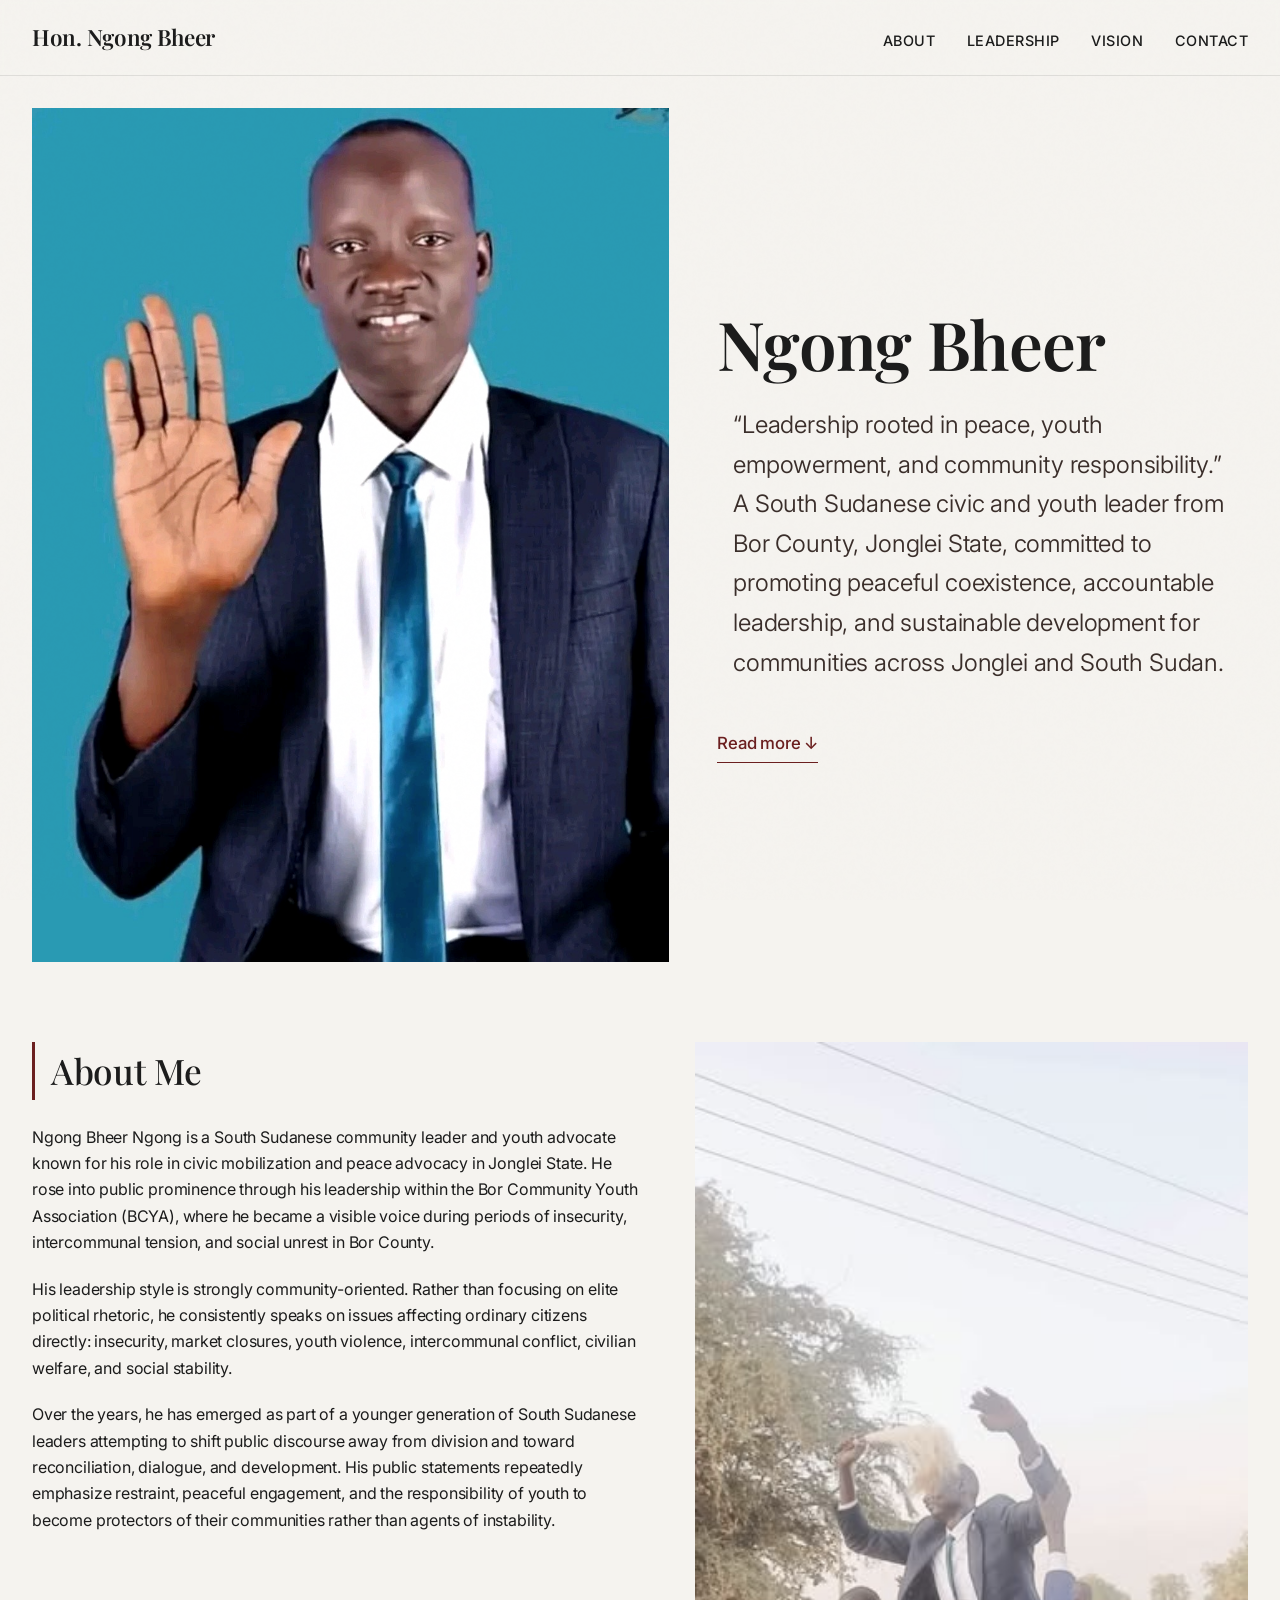
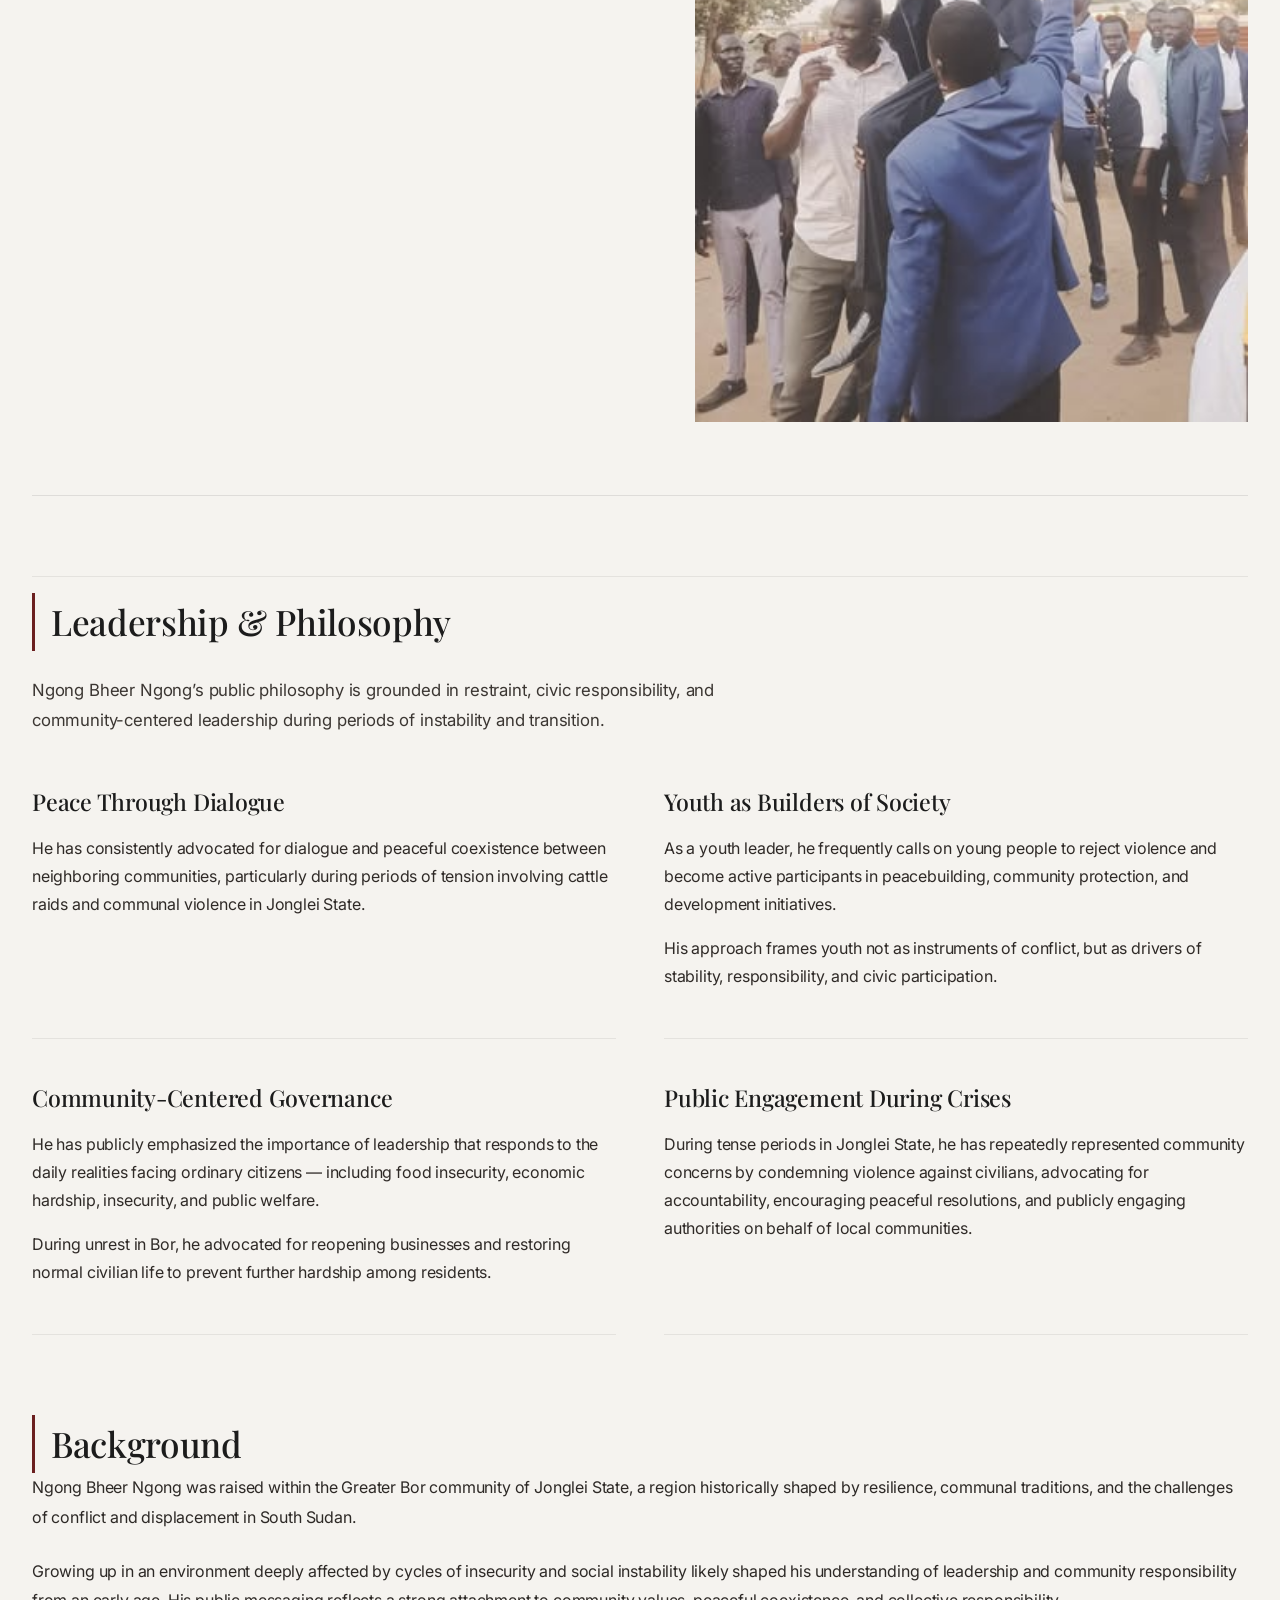
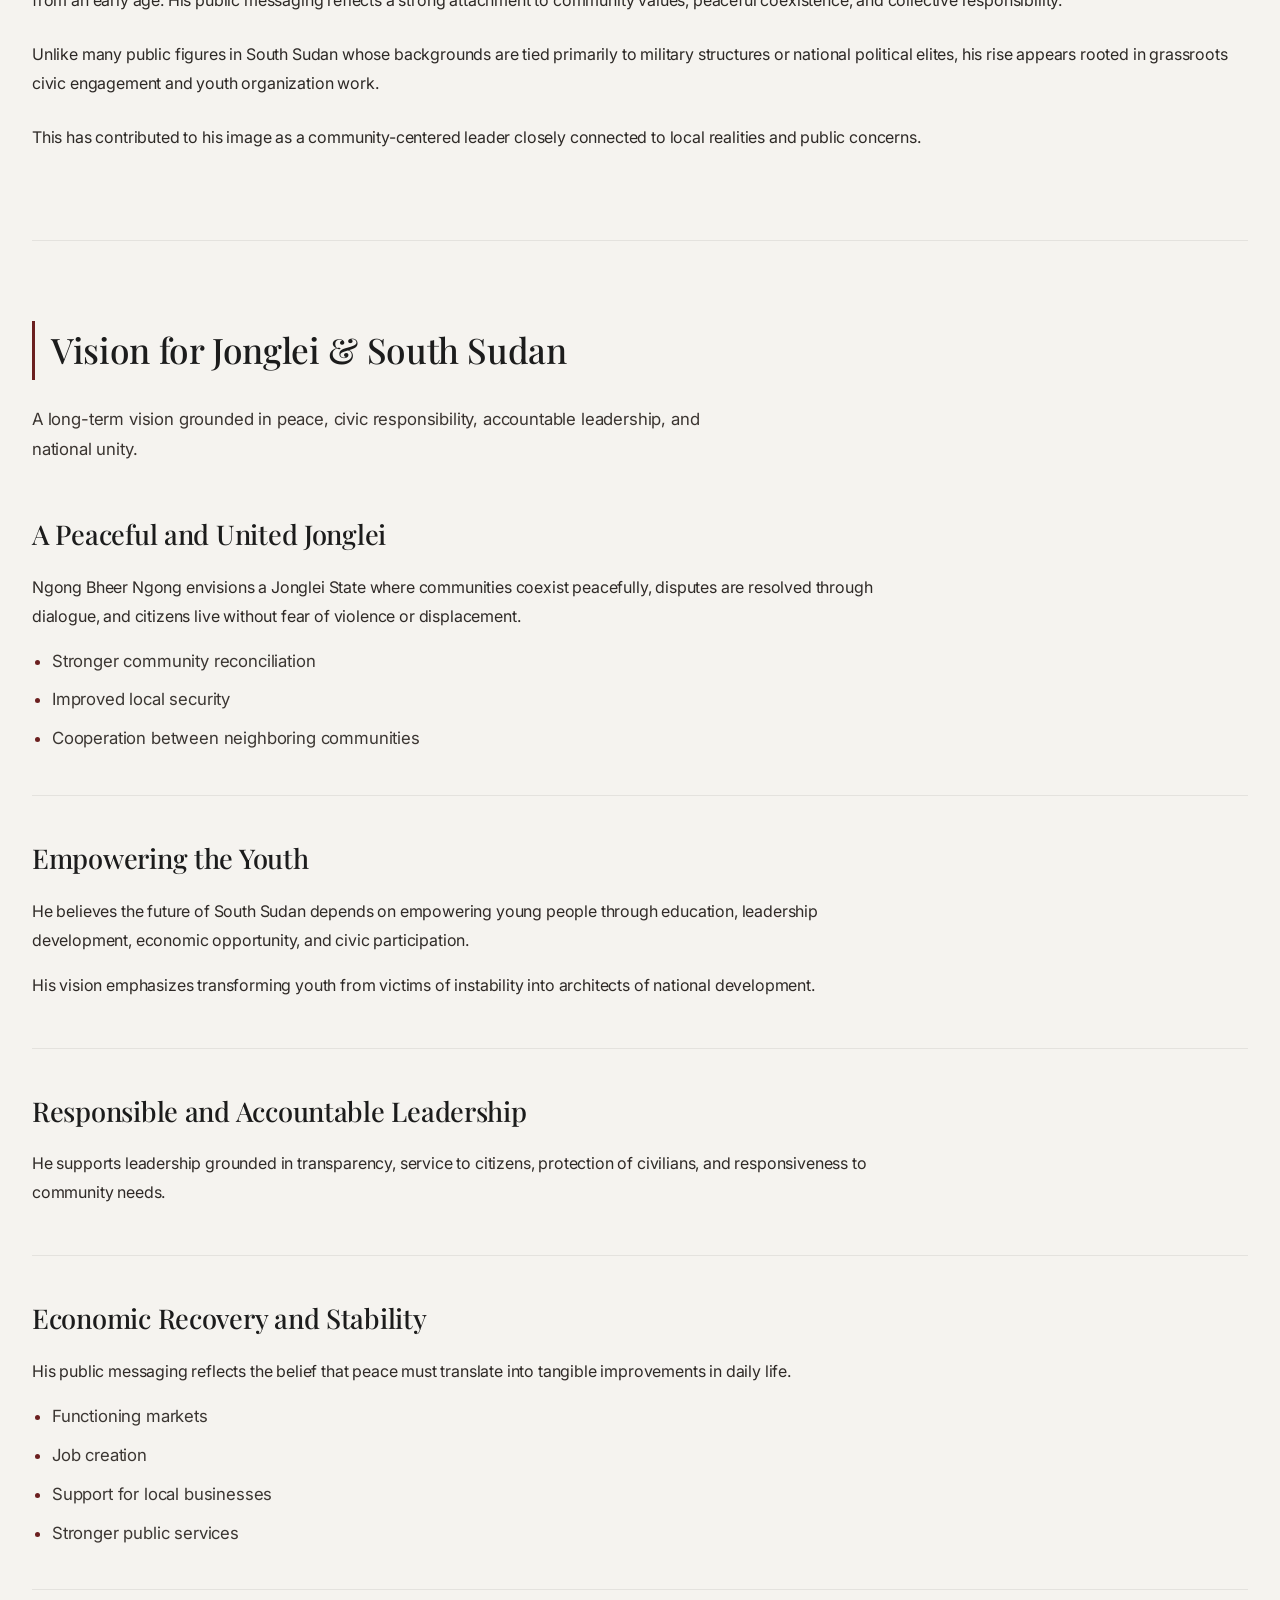
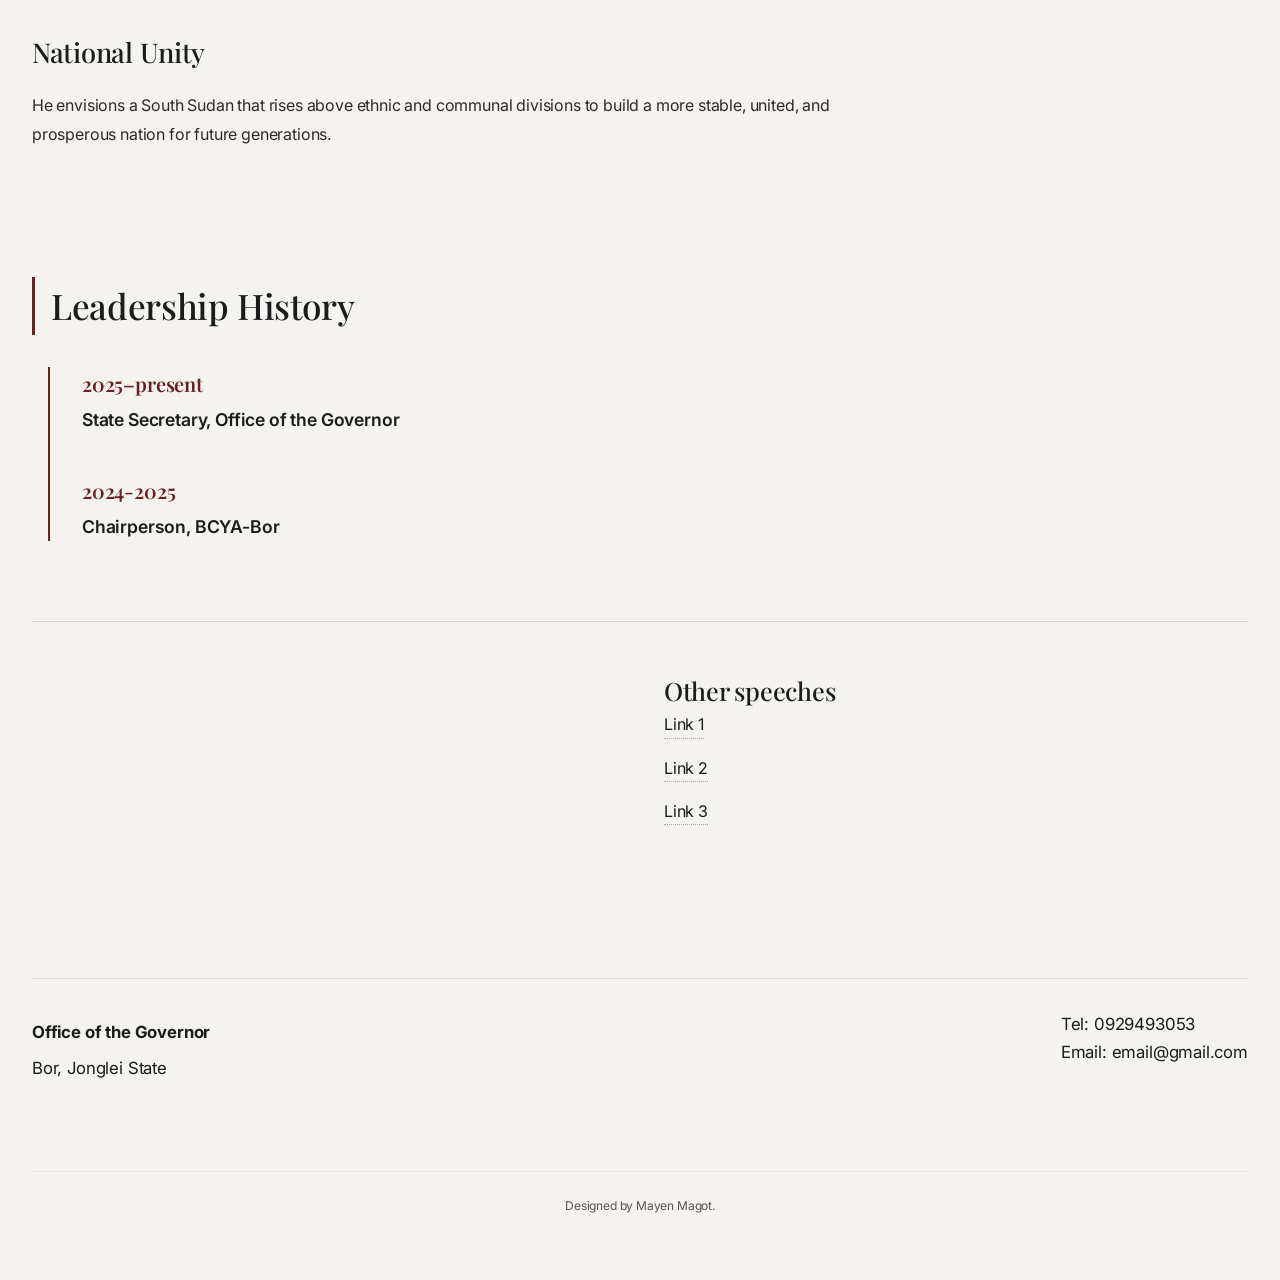
<file: index.html>
<!-- index.html -->
<!DOCTYPE html>
<html lang="en">
<head>
  <meta charset="UTF-8" />
  <meta name="viewport" content="width=device-width, initial-scale=1.0" />

  <title>Hon. Ngong Bheer</title>

  <link rel="preconnect" href="https://fonts.googleapis.com">
  <link rel="preconnect" href="https://fonts.gstatic.com" crossorigin>

  <link
    href="https://fonts.googleapis.com/css2?family=Inter:wght@300;400;500;600&family=Playfair+Display:wght@400;500;600&display=swap"
    rel="stylesheet"
  />

  <link rel="stylesheet" href="style.css" />
</head>

<body>

  <nav class="nav-bar">
    <div class="nav-name">Hon. Ngong Bheer</div>

    <div class="nav-links">
      <a href="#about">About</a>
      <a href="#leadership">Leadership</a>
      <a href="#vision">Vision</a>
      <a href="#contact">Contact</a>
    </div>
  </nav>

  <main class="container">

    <!-- HERO -->
    <section class="hero">

      <div class="hero-portrait fade-up">
        <img src="ngong.jpg" alt="portrait" />
      </div>

      <div class="hero-text fade-up">
        <div class="hero-name">Ngong Bheer</div>

        <div class="hero-line">
          <p>
            “Leadership rooted in peace, youth empowerment,
            and community responsibility.”
          </p>

          <p>
            A South Sudanese civic and youth leader from Bor County,
            Jonglei State, committed to promoting peaceful coexistence,
            accountable leadership, and sustainable development for
            communities across Jonglei and South Sudan.
          </p>
        </div>

        <a href="#about" class="read-more">
          Read more ↓
        </a>
      </div>

    </section>

    <!-- ABOUT -->
    <section id="about" class="about-grid">

      <div class="about-text fade-up">
        <h2>About Me</h2>

        <p>
          Ngong Bheer Ngong is a South Sudanese community leader and youth advocate known for his role
          in civic mobilization and peace advocacy in Jonglei State. He rose into public prominence
          through his leadership within the Bor Community Youth Association (BCYA),
          where he became a visible voice during periods of insecurity, intercommunal tension,
          and social unrest in Bor County.
        </p>

        <p>
          His leadership style is strongly community-oriented. Rather than focusing on elite political
          rhetoric, he consistently speaks on issues affecting ordinary citizens directly: insecurity,
          market closures, youth violence, intercommunal conflict, civilian welfare, and social stability.
        </p>

        <p>
          Over the years, he has emerged as part of a younger generation of South Sudanese leaders
          attempting to shift public discourse away from division and toward reconciliation, dialogue,
          and development. His public statements repeatedly emphasize restraint,
          peaceful engagement, and the responsibility of youth to become protectors of their
          communities rather than agents of instability.
        </p>
      </div>

      <div class="about-img fade-up">
        <img src="about.jpg" alt="about image" />
      </div>

    </section>

    <!-- LEADERSHIP -->
    <section id="leadership" class="leadership-section">

      <div class="leadership-header fade-up">
        <h2>Leadership & Philosophy</h2>

        <p class="leadership-intro">
          Ngong Bheer Ngong’s public philosophy is grounded in restraint,
          civic responsibility, and community-centered leadership during
          periods of instability and transition.
        </p>
      </div>

      <div class="leadership-grid">

        <div class="leadership-item fade-up">
          <h3>Peace Through Dialogue</h3>

          <p>
            He has consistently advocated for dialogue and peaceful
            coexistence between neighboring communities, particularly during
            periods of tension involving cattle raids and communal violence
            in Jonglei State.
          </p>
        </div>

        <div class="leadership-item fade-up">
          <h3>Youth as Builders of Society</h3>

          <p>
            As a youth leader, he frequently calls on young people to reject
            violence and become active participants in peacebuilding,
            community protection, and development initiatives.
          </p>

          <p>
            His approach frames youth not as instruments of conflict, but as
            drivers of stability, responsibility, and civic participation.
          </p>
        </div>

        <div class="leadership-item fade-up">
          <h3>Community-Centered Governance</h3>

          <p>
            He has publicly emphasized the importance of leadership that
            responds to the daily realities facing ordinary citizens —
            including food insecurity, economic hardship, insecurity, and
            public welfare.
          </p>

          <p>
            During unrest in Bor, he advocated for reopening businesses and
            restoring normal civilian life to prevent further hardship among
            residents.
          </p>
        </div>

        <div class="leadership-item fade-up">
          <h3>Public Engagement During Crises</h3>

          <p>
            During tense periods in Jonglei State, he has repeatedly
            represented community concerns by condemning violence against
            civilians, advocating for accountability, encouraging peaceful
            resolutions, and publicly engaging authorities on behalf of local
            communities.
          </p>
        </div>

      </div>
    </section>

    <!-- BACKGROUND -->
    <section id="background" class="background-section">

      <div class="background-grid">

        <div class="background-heading fade-up">
          <h2>Background</h2>
        </div>

        <div class="background-content fade-up">

          <p>
            Ngong Bheer Ngong was raised within the Greater Bor community of
            Jonglei State, a region historically shaped by resilience,
            communal traditions, and the challenges of conflict and
            displacement in South Sudan.
          </p>

          <p>
            Growing up in an environment deeply affected by cycles of
            insecurity and social instability likely shaped his understanding
            of leadership and community responsibility from an early age.
            His public messaging reflects a strong attachment to community
            values, peaceful coexistence, and collective responsibility.
          </p>

          <p>
            Unlike many public figures in South Sudan whose backgrounds are
            tied primarily to military structures or national political
            elites, his rise appears rooted in grassroots civic engagement
            and youth organization work.
          </p>

          <p>
            This has contributed to his image as a community-centered leader
            closely connected to local realities and public concerns.
          </p>

        </div>
      </div>
    </section>

    <!-- VISION -->
    <section id="vision" class="vision-section">

      <div class="vision-header fade-up">
        <h2>Vision for Jonglei & South Sudan</h2>

        <p class="vision-intro">
          A long-term vision grounded in peace, civic responsibility,
          accountable leadership, and national unity.
        </p>
      </div>

      <div class="vision-list">

        <div class="vision-item fade-up">
          <h3>A Peaceful and United Jonglei</h3>

          <p>
            Ngong Bheer Ngong envisions a Jonglei State where communities
            coexist peacefully, disputes are resolved through dialogue, and
            citizens live without fear of violence or displacement.
          </p>

          <ul>
            <li>Stronger community reconciliation</li>
            <li>Improved local security</li>
            <li>Cooperation between neighboring communities</li>
          </ul>
        </div>

        <div class="vision-item fade-up">
          <h3>Empowering the Youth</h3>

          <p>
            He believes the future of South Sudan depends on empowering young
            people through education, leadership development, economic
            opportunity, and civic participation.
          </p>

          <p>
            His vision emphasizes transforming youth from victims of
            instability into architects of national development.
          </p>
        </div>

        <div class="vision-item fade-up">
          <h3>Responsible and Accountable Leadership</h3>

          <p>
            He supports leadership grounded in transparency, service to
            citizens, protection of civilians, and responsiveness to
            community needs.
          </p>
        </div>

        <div class="vision-item fade-up">
          <h3>Economic Recovery and Stability</h3>

          <p>
            His public messaging reflects the belief that peace must
            translate into tangible improvements in daily life.
          </p>

          <ul>
            <li>Functioning markets</li>
            <li>Job creation</li>
            <li>Support for local businesses</li>
            <li>Stronger public services</li>
          </ul>
        </div>

        <div class="vision-item fade-up">
          <h3>National Unity</h3>

          <p>
            He envisions a South Sudan that rises above ethnic and communal
            divisions to build a more stable, united, and prosperous nation
            for future generations.
          </p>
        </div>

      </div>
    </section>

    <!-- TIMELINE -->
    <section id="timeline" class="timeline-section">

      <h2 class="fade-up">
        Leadership History
      </h2>

      <div class="timeline fade-up">

        <div class="milestone">
          <div class="milestone-year">2025–present</div>
          <div class="milestone-title">
            State Secretary, Office of the Governor
          </div>
        </div>

        <div class="milestone">
          <div class="milestone-year">2024-2025</div>
          <div class="milestone-title">
            Chairperson, BCYA-Bor
          </div>
        </div>

      </div>
    </section>

    <!-- MEDIA -->
    <section class="media-section">

      <div class="video-embed fade-up">
		
        <iframe
          width="100%"
          height="220"
          src="https://www.youtube.com/embed/2XdjLn36WNk"
          title="speech"
          frameborder="0"
          allowfullscreen>
        </iframe>
		
      </div>

      <div class="speeches-list fade-up">

        <h1>Other speeches</h1>

        <a href="#">Link 1</a>
        <a href="#">Link 2</a>
        <a href="#">Link 3</a>

      </div>

    </section>

    <!-- CONTACT -->
    <section id="contact" class="contact">

      <div class="contact-info fade-up">
        <p><strong>Office of the Governor</strong></p>
        <p>Bor, Jonglei State</p>
      </div>

      <div>
        <p>Tel: 0929493053</p>
        <p>Email: email@gmail.com</p>
      </div>

    </section>

    <footer>
      Designed by Mayen Magot.
    </footer>

  </main>

  <script src="script.js"></script>

</body>
</html>
</file>
<file: style.css>
/* style.css */

* {
  margin: 0;
  padding: 0;
  box-sizing: border-box;
}

body {
  background-color: #f5f3ef;
  color: #1c1c1c;
  font-family: 'Inter', Helvetica, Arial, sans-serif;
  font-weight: 400;
  line-height: 1.65;
  font-size: 1.05rem;
  letter-spacing: -0.01em;
}

body::before {
  content: "";
  position: fixed;
  top: 0;
  left: 0;
  width: 100%;
  height: 100%;
  pointer-events: none;
  z-index: 999;
  background-image: url("data:image/svg+xml,%3Csvg viewBox='0 0 200 200' xmlns='http://www.w3.org/2000/svg'%3E%3Cfilter id='noise'%3E%3CfeTurbulence type='fractalNoise' baseFrequency='0.65' numOctaves='3' stitchTiles='stitch'/%3E%3C/filter%3E%3Crect width='100%25' height='100%25' filter='url(%23noise)' opacity='0.045'/%3E%3C/svg%3E");
  opacity: 0.3;
  mix-blend-mode: multiply;
}

.container {
  max-width: 1280px;
  margin: 0 auto;
  padding: 2rem 2rem 4rem 2rem;
}

h1,
h2,
h3,
.serif-headline,
.hero-name,
.timeline-year {
  font-family: 'Playfair Display', 'Times New Roman', serif;
  font-weight: 500;
  letter-spacing: -0.01em;
}

h2 {
  font-size: 2.2rem;
  margin-bottom: 1.5rem;
  font-weight: 500;
  border-left: 3px solid #6b1f1f;
  padding-left: 1rem;
}

h3 {
  font-size: 1.5rem;
  font-weight: 500;
  margin-bottom: 0.75rem;
}

.nav-bar {
  display: flex;
  justify-content: space-between;
  align-items: baseline;
  flex-wrap: wrap;
  padding: 1.2rem 2rem;
  border-bottom: 1px solid rgba(28, 28, 28, 0.1);
  background: rgba(245, 243, 239, 0.92);
  backdrop-filter: blur(2px);
  position: sticky;
  top: 0;
  z-index: 100;
}

.nav-name {
  font-family: 'Playfair Display', serif;
  font-size: 1.4rem;
  font-weight: 600;
  letter-spacing: -0.3px;
  color: #1c1c1c;
}

.nav-links {
  display: flex;
  gap: 2rem;
}

.nav-links a {
  text-decoration: none;
  font-size: 0.9rem;
  font-weight: 500;
  color: #1c1c1c;
  text-transform: uppercase;
  letter-spacing: 0.03em;
  transition: color 0.2s;
  border-bottom: 1px solid transparent;
}

.nav-links a:hover {
  color: #6b1f1f;
  border-bottom-color: #6b1f1f;
}

.hero {
  display: flex;
  flex-wrap: wrap;
  min-height: 90vh;
  align-items: center;
  gap: 3rem;
  margin-bottom: 5rem;
}

.hero-portrait {
  flex: 1.2;
}

.hero-portrait img {
  width: 100%;
  height: auto;
  filter: grayscale(0.2) contrast(1.05);
  transition: filter 0.3s ease;
  object-fit: cover;
  display: block;
  box-shadow: none;
  border-radius: 0px;
}

.hero-portrait img:hover {
  filter: grayscale(0);
}

.hero-text {
  flex: 1;
}

.hero-name {
  font-size: 4.2rem;
  font-weight: 600;
  line-height: 1.1;
  margin-bottom: 1rem;
  color: #1c1c1c;
}

.hero-line {
  font-size: 1.5rem;
  font-family: 'Inter', sans-serif;
  font-weight: 350;
  color: #3a2e2a;
  padding-left: 1rem;
  margin: 1.5rem 0 1rem 0;
}

.read-more {
  display: inline-block;
  margin-top: 2rem;
  font-family: 'Inter', sans-serif;
  font-weight: 500;
  text-decoration: none;
  color: #6b1f1f;
  border-bottom: 1px solid #6b1f1f;
  padding-bottom: 4px;
  transition: all 0.2s;
}

.read-more:hover {
  opacity: 0.7;
  letter-spacing: 0.3px;
}

.about-grid {
  display: grid;
  grid-template-columns: 1fr 0.9fr;
  gap: 3rem;
  margin: 4rem 0 5rem 0;
  border-bottom: 1px solid rgba(28, 28, 28, 0.1);
  padding-bottom: 4rem;
}

.about-text p {
  margin-bottom: 1.25rem;
  font-size: 1rem;
}

.about-img img {
  width: 100%;
  height: auto;
  filter: grayscale(0.25);
  transition: 0.2s;
}

.signature-svg {
  margin-top: 1rem;
  width: 180px;
  opacity: 0.8;
}

.leadership-section {
  margin: 5rem 0;
  padding-top: 1rem;
  border-top: 1px solid rgba(28, 28, 28, 0.08);
}

.leadership-header {
  margin-bottom: 3rem;
}

.leadership-intro {
  max-width: 760px;
  font-size: 1.05rem;
  color: #3b3632;
  line-height: 1.8;
}

.leadership-grid {
  display: grid;
  grid-template-columns: repeat(2, minmax(0, 1fr));
  gap: 2.5rem 3rem;
}

.leadership-item {
  padding-bottom: 2rem;
  border-bottom: 1px solid rgba(28, 28, 28, 0.08);
}

.leadership-item h3 {
  font-size: 1.45rem;
  margin-bottom: 0.8rem;
  font-family: 'Playfair Display', serif;
  font-weight: 500;
  color: #1c1c1c;
}

.leadership-item p {
  font-size: 1rem;
  color: #2f2a27;
  line-height: 1.75;
  margin-bottom: 1rem;
}

.background-section {
  margin: 5rem 0;
  padding-bottom: 4rem;
  border-bottom: 1px solid rgba(28, 28, 28, 0.08);
}

.background-grid {
  display: block;
  align-items: start;
}

.background-grids {
  display: grid;
  grid-template-columns: 0.8fr 1.4fr;
  gap: 4rem;
  align-items: start;
}

.background-heading h2 {
  margin-bottom: 0;
}

.background-content p {
  font-size: 1rem;
  line-height: 1.85;
  color: #2d2926;
  margin-bottom: 1.5rem;
  max-width: 100%;
}

.vision-section {
  margin: 5rem 0;
}

.vision-header {
  margin-bottom: 3rem;
}

.vision-intro {
  max-width: 720px;
  font-size: 1.05rem;
  line-height: 1.8;
  color: #3a3430;
}

.vision-list {
  display: flex;
  flex-direction: column;
  gap: 2.5rem;
}

.vision-item {
  padding-bottom: 2rem;
  border-bottom: 1px solid rgba(28, 28, 28, 0.08);
}

.vision-item:last-child {
  border-bottom: none;
}

.vision-item h3 {
  font-family: 'Playfair Display', serif;
  font-size: 1.7rem;
  font-weight: 500;
  margin-bottom: 1rem;
  color: #1c1c1c;
}

.vision-item p {
  font-size: 1rem;
  line-height: 1.8;
  color: #2f2a27;
  max-width: 850px;
  margin-bottom: 1rem;
}

.vision-item ul {
  margin-top: 1rem;
  padding-left: 1.25rem;
}

.vision-item li {
  margin-bottom: 0.65rem;
  color: #3b3632;
  line-height: 1.7;
}

.vision-item li::marker {
  color: #6b1f1f;
}

.timeline-section {
  margin: 5rem 0;
}

.timeline {
  position: relative;
  padding-left: 2rem;
  border-left: 2px solid #6b1f1f;
  margin: 2rem 0 1rem 1rem;
}

.milestone {
  margin-bottom: 2.5rem;
  position: relative;
}

.milestone-year {
  font-family: 'Playfair Display', serif;
  font-weight: 600;
  font-size: 1.25rem;
  color: #6b1f1f;
  margin-bottom: 0.3rem;
}

.milestone-title {
  font-weight: 600;
  font-size: 1.1rem;
  margin-bottom: 0.25rem;
}

.milestone-desc {
  font-size: 0.95rem;
  color: #2c2c2c;
  max-width: 80%;
}

.media-section {
  margin: 5rem 0;
  display: flex;
  flex-wrap: wrap;
  gap: 3rem;
  border-top: 1px solid rgba(28, 28, 28, 0.15);
  padding-top: 3rem;
}

.video-embed {
  flex: 1;
}

.speeches-list {
  flex: 1;
}

.speeches-list a {
  display: block;
  margin-bottom: 1rem;
  color: #1c1c1c;
  text-decoration: none;
  border-bottom: 1px dotted #aca39a;
  width: fit-content;
  font-size: 1rem;
}

.speeches-list a:hover {
  color: #6b1f1f;
  border-bottom-color: #6b1f1f;
}

.contact {
  margin: 4rem 0 2rem;
  padding: 2rem 0;
  border-top: 1px solid rgba(28, 28, 28, 0.1);
  display: flex;
  flex-wrap: wrap;
  justify-content: space-between;
  align-items: start;
  gap: 2rem;
}

.contact-info p {
  margin: 0.5rem 0;
}

.social-links a {
  text-decoration: none;
  color: #1c1c1c;
  margin-right: 1.5rem;
  font-size: 0.9rem;
  border-bottom: 1px dotted transparent;
}

.social-links a:hover {
  color: #6b1f1f;
  border-bottom-color: #6b1f1f;
}

footer {
  text-align: center;
  font-size: 0.75rem;
  margin-top: 3rem;
  padding-top: 1.5rem;
  border-top: 1px solid rgba(28, 28, 28, 0.05);
  color: #5c534c;
}

.fade-up {
  opacity: 0;
  transform: translateY(20px);
  transition:
    opacity 0.6s cubic-bezier(0.2, 0.9, 0.4, 1.1),
    transform 0.6s ease;
}

.fade-up.visible {
  opacity: 1;
  transform: translateY(0);
}

button,
input,
.read-more {
  border-radius: 0px;
}

.handwritten-sign {
  font-family: 'Playfair Display', serif;
  font-style: italic;
  font-weight: 400;
}

hr {
  border: none;
  height: 1px;
  background: rgba(28, 28, 28, 0.1);
  margin: 2rem 0;
}

.vertical-quote {
  display: none;
}

@media (max-width: 900px) {
  .leadership-grid {
    grid-template-columns: 1fr;
    gap: 2rem;
  }

  .leadership-intro {
    max-width: 100%;
  }

  .background-grid {
    grid-template-columns: 1fr;
    gap: 2rem;
  }

  .background-content p,
  .vision-item p,
  .vision-intro {
    max-width: 100%;
  }

  .vision-item h3 {
    font-size: 1.45rem;
  }
}

@media (max-width: 800px) {

  .about-grid {
    grid-template-columns: 1fr;
    gap: 2rem;
  }

  .hero {
    flex-direction: column;
    min-height: auto;
  }

  .hero-name {
    font-size: 3rem;
  }

  .issue-item p {
    max-width: 100%;
  }

  .milestone-desc {
    max-width: 100%;
  }

  .container {
    padding: 1rem 1.2rem 3rem;
  }

  .nav-bar {
    padding: 0.8rem 1.2rem;
    flex-direction: column;
    gap: 0.5rem;
  }

  .nav-links {
    flex-wrap: wrap;
    gap: 1.2rem;
  }
}
</file>
